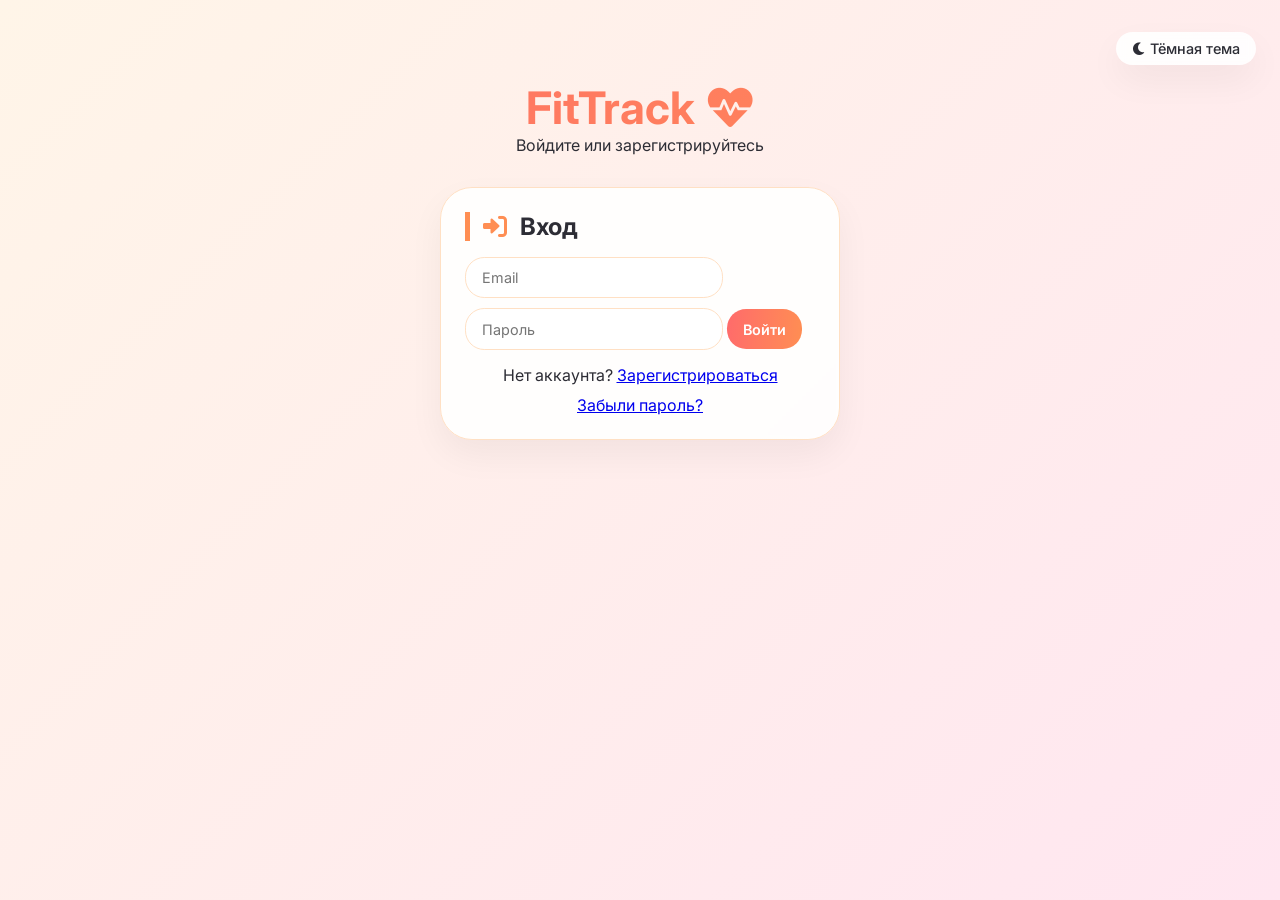
<file: login.html>
<!DOCTYPE html>
<html lang="ru">
<head>
    <meta charset="UTF-8">
    <meta name="viewport" content="width=device-width, initial-scale=1.0, user-scalable=yes">
    <title>FitTrack — вход</title>
    <link rel="stylesheet" href="style.css">
    <link href="https://fonts.googleapis.com/css2?family=Inter:opsz,wght@14..32,300;14..32,400;14..32,500;14..32,600;14..32,700&display=swap" rel="stylesheet">
    <link rel="stylesheet" href="https://cdnjs.cloudflare.com/ajax/libs/font-awesome/6.0.0-beta3/css/all.min.css">
</head>
<body>
<div class="container">
    <div class="top-bar">
        <!-- <button id="langToggleBtn" class="lang-btn"><i class="fas fa-globe"></i> English</button> -->
        <button id="themeToggleBtn" class="theme-toggle"><i class="fas fa-moon"></i> Тёмная тема</button>
    </div>
    <div class="header">
        <h1>FitTrack <i class="fas fa-heartbeat"></i></h1>
        <p id="authTitle">Войдите в свой аккаунт</p>
    </div>
    <div class="dashboard" style="grid-template-columns: 1fr; max-width: 400px; margin: 0 auto;">
        <div class="card">
            <h2 id="loginTitle"><i class="fas fa-sign-in-alt"></i> Вход</h2>
            <input type="email" id="loginEmail" placeholder="Email">
            <input type="password" id="loginPassword" placeholder="Пароль" style="margin-top: 10px;">
            <button id="loginBtn">Войти</button>
            <p style="margin-top: 15px; text-align: center;">
                <span id="noAccountText">Нет аккаунта?</span> <a href="register.html" id="registerLink">Зарегистрироваться</a>
            </p>
            <p style="margin-top: 10px; text-align: center;">
                <a href="#" id="forgotPasswordLink">Забыли пароль?</a>
            </p>
        </div>
    </div>
    <div id="recoverModal" class="modal">
        <div class="modal-content">
            <h3 id="recoverTitle">Восстановление пароля</h3>
            <p id="recoverDesc">Введите email, указанный при регистрации</p>
            <input type="email" id="recoverEmail" placeholder="Email">
            <div class="flex-btns">
                <button id="sendRecoverCode">Отправить код</button>
                <button id="closeModal">Отмена</button>
            </div>
        </div>
    </div>
</div>
<script src="script.js"></script>
</body>
</html>
</file>
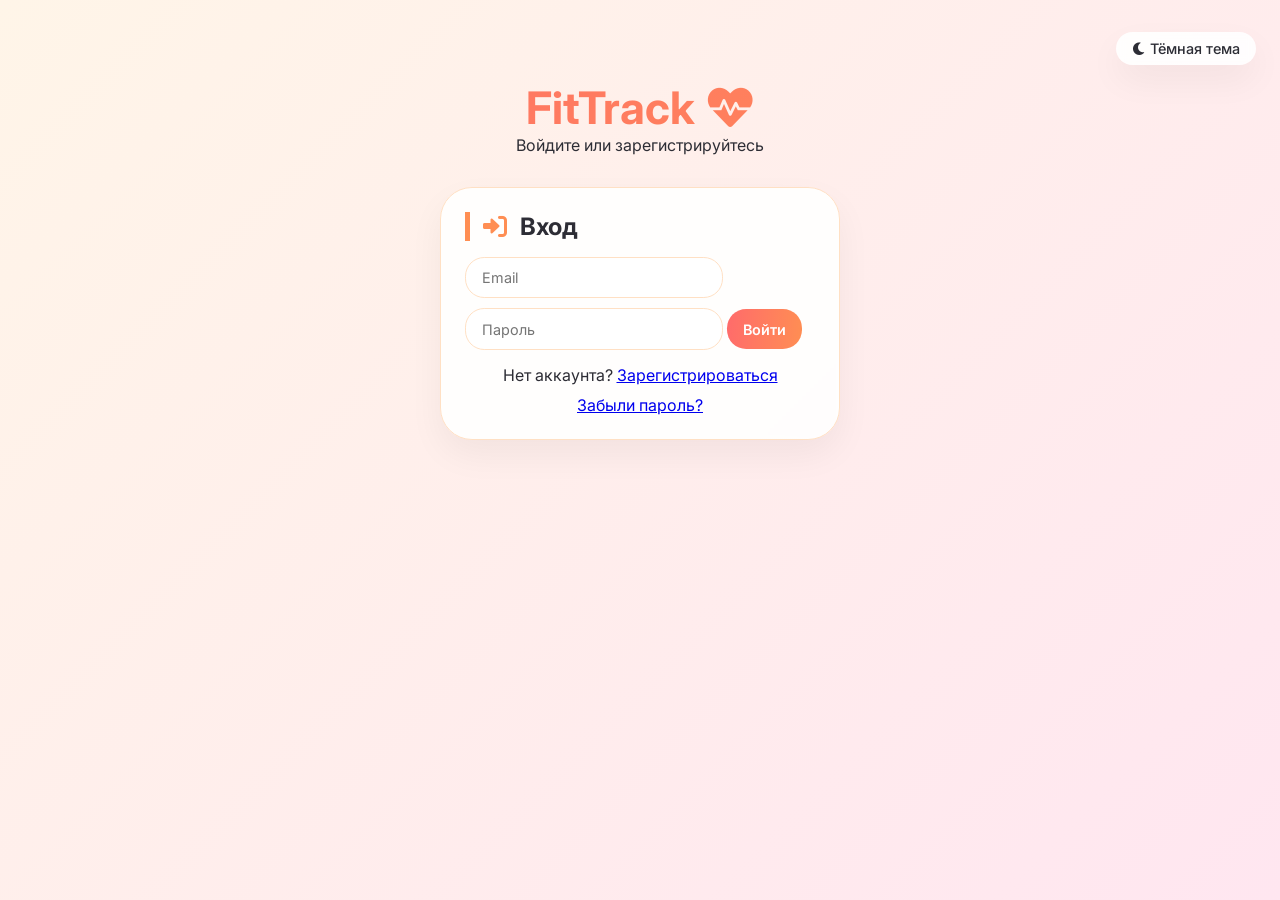
<file: profile.html>
<!DOCTYPE html>
<html lang="ru">
<head>
    <meta charset="UTF-8">
    <meta name="viewport" content="width=device-width, initial-scale=1.0, user-scalable=yes">
    <title>FitTrack — профиль</title>
    <link rel="stylesheet" href="style.css">
    <link href="https://fonts.googleapis.com/css2?family=Inter:opsz,wght@14..32,300;14..32,400;14..32,500;14..32,600;14..32,700&display=swap" rel="stylesheet">
    <link rel="stylesheet" href="https://cdnjs.cloudflare.com/ajax/libs/font-awesome/6.0.0-beta3/css/all.min.css">
</head>
<body>
<div class="app-layout">
    <aside class="sidebar">
        <div class="sidebar-header"><h3>FitTrack</h3></div>
        <nav class="sidebar-nav">
            <a href="index.html" class="sidebar-btn" id="navMain"><i class="fas fa-home"></i> Главная</a>
            <a href="workouts.html" class="sidebar-btn" id="navWorkouts"><i class="fas fa-dumbbell"></i> Тренировки</a>
            <a href="profile.html" class="sidebar-btn active" id="navProfile"><i class="fas fa-user"></i> Профиль</a>
            <a href="settings.html" class="sidebar-btn" id="navSettings"><i class="fas fa-cog"></i> Настройки</a>
            <a href="report.html" class="sidebar-btn" id="navReport"><i class="fas fa-chart-bar"></i> Отчёт</a>
            <button id="logoutBtn" class="sidebar-btn logout-btn"><i class="fas fa-sign-out-alt"></i> Выйти</button>
        </nav>
    </aside>
    <main class="main-content">
        <div class="top-bar">
            <!-- <button id="langToggleBtn" class="lang-btn"><i class="fas fa-globe"></i> English</button> -->
            <button id="themeToggleBtn" class="theme-toggle"><i class="fas fa-moon"></i> Тёмная тема</button>
        </div>
        <div class="header">
            <h1 id="editProfileTitle">Редактирование профиля</h1>
        </div>
        <div class="card" style="max-width: 500px; margin: 0 auto;">
            <h2 id="personalDataTitle"><i class="fas fa-id-card"></i> Личные данные</h2>
            <div class="form-group">
                <label>Имя</label>
                <input type="text" id="editName" placeholder="Ваше имя">
            </div>
            <div class="form-group">
                <label>Email</label>
                <input type="email" id="editEmail" placeholder="Email" disabled>
                <small id="emailCannotChange">Email нельзя изменить</small>
            </div>
            <div class="form-group">
                <label id="heightLabel">Рост (см)</label>
                <input type="number" id="editHeight" placeholder="Например: 175" min="0">
            </div>
            <div class="form-group">
                <label id="weightLabel">Вес (кг)</label>
                <input type="number" id="editWeight" placeholder="Например: 70" min="0">
            </div>
            <div class="flex-btns" style="margin-top: 20px;">
                <button id="saveProfileBtn">Сохранить изменения</button>
                <a href="index.html" class="btn-outline" id="cancelProfileBtn">Отмена</a>
            </div>
        </div>
    </main>
</div>
<script src="script.js"></script>
</body>
</html>
</file>
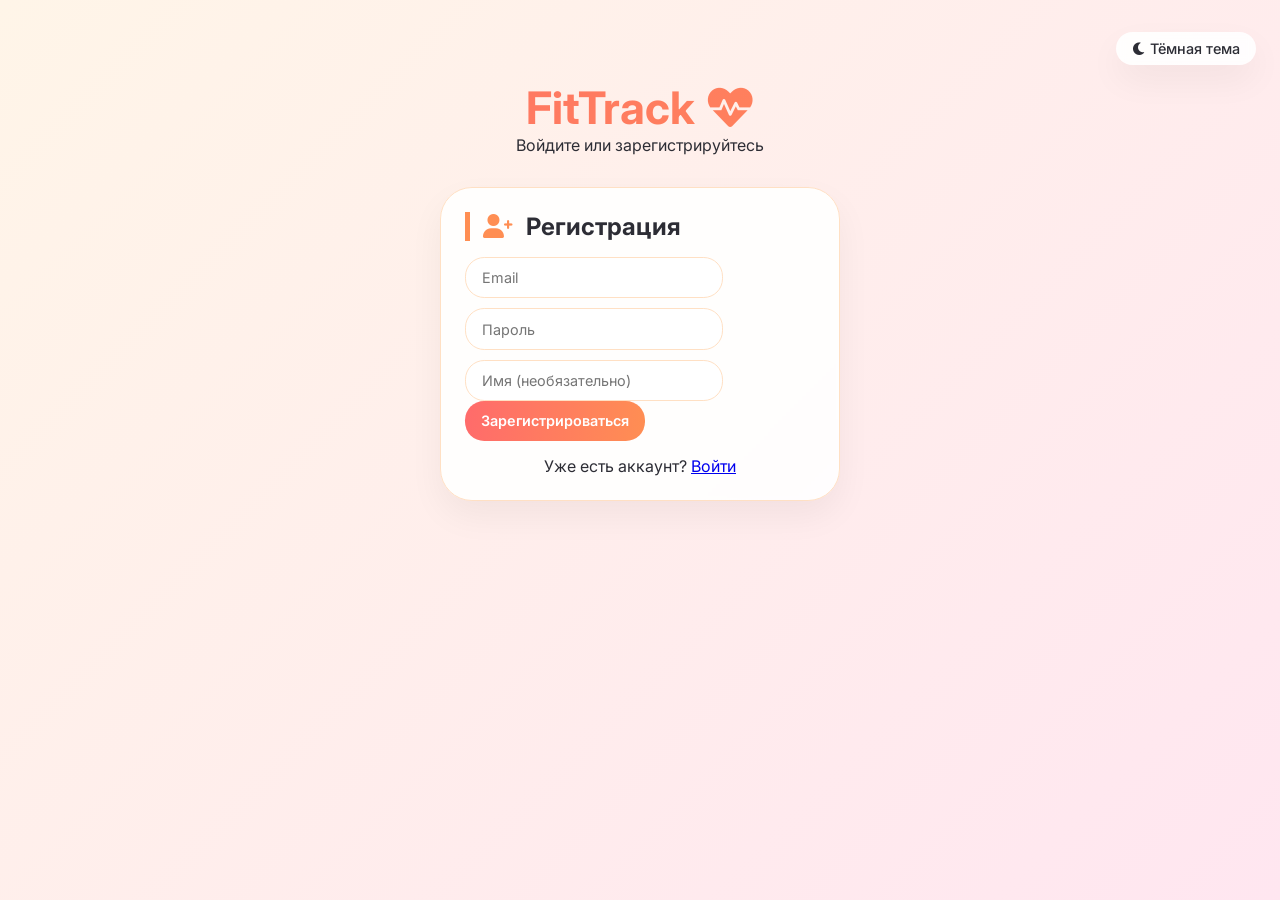
<file: register.html>
<!DOCTYPE html>
<html lang="ru">
<head>
    <meta charset="UTF-8">
    <meta name="viewport" content="width=device-width, initial-scale=1.0, user-scalable=yes">
    <title>FitTrack — регистрация</title>
    <link rel="stylesheet" href="style.css">
    <link href="https://fonts.googleapis.com/css2?family=Inter:opsz,wght@14..32,300;14..32,400;14..32,500;14..32,600;14..32,700&display=swap" rel="stylesheet">
    <link rel="stylesheet" href="https://cdnjs.cloudflare.com/ajax/libs/font-awesome/6.0.0-beta3/css/all.min.css">
</head>
<body>
<div class="container">
    <div class="top-bar">
        <!-- <button id="langToggleBtn" class="lang-btn"><i class="fas fa-globe"></i> English</button> -->
        <button id="themeToggleBtn" class="theme-toggle"><i class="fas fa-moon"></i> Тёмная тема</button>
    </div>
    <div class="header">
        <h1>FitTrack <i class="fas fa-heartbeat"></i></h1>
        <p id="authTitle">Создайте новый аккаунт</p>
    </div>
    <div class="dashboard" style="grid-template-columns: 1fr; max-width: 400px; margin: 0 auto;">
        <div class="card">
            <h2 id="registerTitle"><i class="fas fa-user-plus"></i> Регистрация</h2>
            <input type="email" id="regEmail" placeholder="Email">
            <input type="password" id="regPassword" placeholder="Пароль" style="margin-top: 10px;">
            <input type="text" id="regName" placeholder="Имя (необязательно)" style="margin-top: 10px;">
            <button id="registerBtn">Зарегистрироваться</button>
            <p style="margin-top: 15px; text-align: center;">
                <span id="haveAccountText">Уже есть аккаунт?</span> <a href="login.html" id="loginLink">Войти</a>
            </p>
        </div>
    </div>
</div>
<script src="script.js"></script>
</body>
</html>
</file>
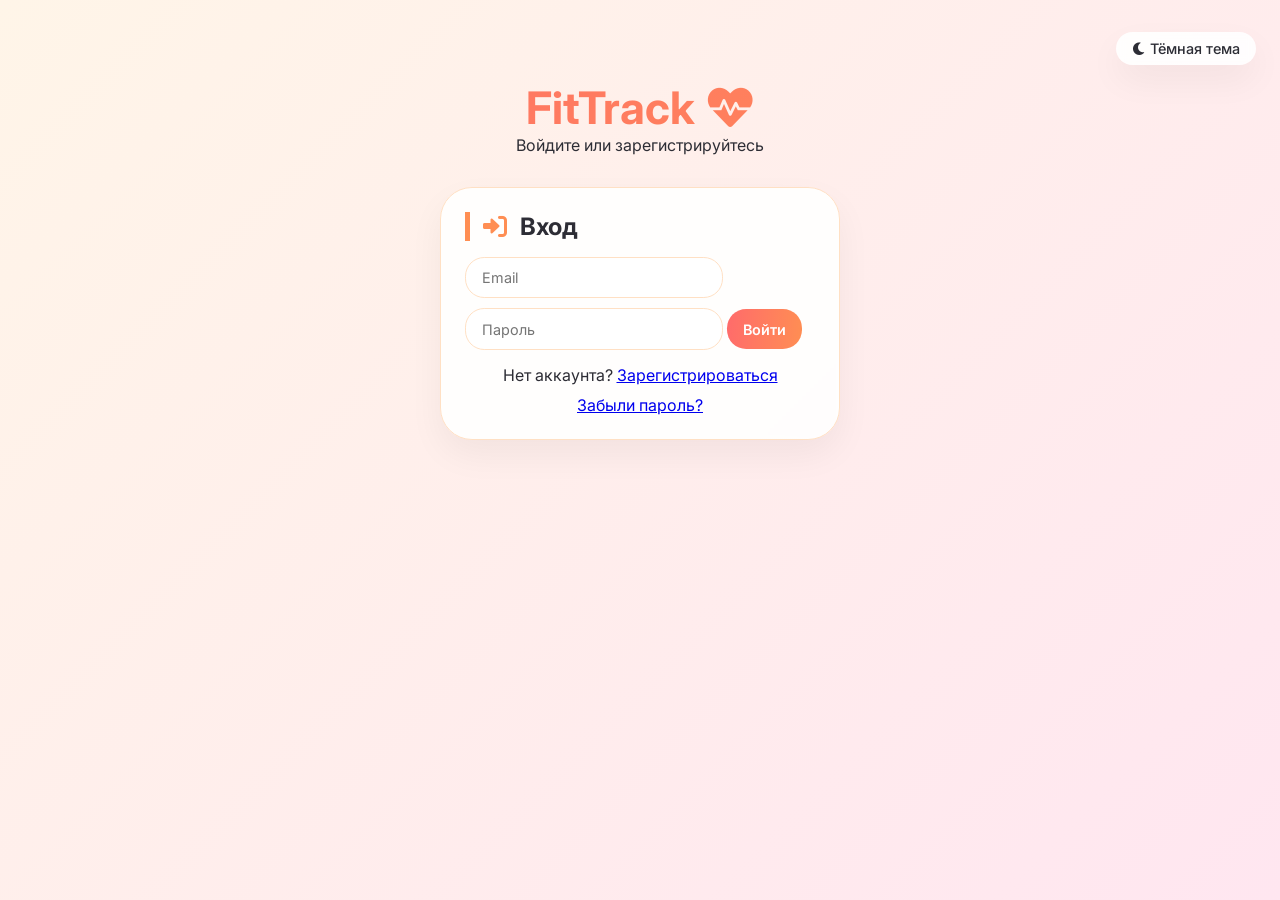
<file: settings.html>
<!DOCTYPE html>
<html lang="ru">
<head>
    <meta charset="UTF-8">
    <meta name="viewport" content="width=device-width, initial-scale=1.0, user-scalable=yes">
    <title>FitTrack — настройки</title>
    <link rel="stylesheet" href="style.css">
    <link href="https://fonts.googleapis.com/css2?family=Inter:opsz,wght@14..32,300;14..32,400;14..32,500;14..32,600;14..32,700&display=swap" rel="stylesheet">
    <link rel="stylesheet" href="https://cdnjs.cloudflare.com/ajax/libs/font-awesome/6.0.0-beta3/css/all.min.css">
</head>
<body>
<div class="app-layout">
    <aside class="sidebar">
        <div class="sidebar-header"><h3>FitTrack</h3></div>
        <nav class="sidebar-nav">
            <a href="index.html" class="sidebar-btn" id="navMain"><i class="fas fa-home"></i> Главная</a>
            <a href="workouts.html" class="sidebar-btn" id="navWorkouts"><i class="fas fa-dumbbell"></i> Тренировки</a>
            <a href="profile.html" class="sidebar-btn" id="navProfile"><i class="fas fa-user"></i> Профиль</a>
            <a href="settings.html" class="sidebar-btn active" id="navSettings"><i class="fas fa-cog"></i> Настройки</a>
            <a href="report.html" class="sidebar-btn" id="navReport"><i class="fas fa-chart-bar"></i> Отчёт</a>
            <button id="logoutBtn" class="sidebar-btn logout-btn"><i class="fas fa-sign-out-alt"></i> Выйти</button>
        </nav>
    </aside>
    <main class="main-content">
        <div class="top-bar">
            <!-- <button id="langToggleBtn" class="lang-btn"><i class="fas fa-globe"></i> English</button> -->
            <button id="themeToggleBtn" class="theme-toggle"><i class="fas fa-moon"></i> Тёмная тема</button>
        </div>
        <div class="header">
            <h1>Настройки</h1>
        </div>
        <div class="card" style="max-width: 500px; margin: 0 auto;">
            <h2 id="notificationsSettingsTitle"><i class="fas fa-bell"></i> Push-уведомления</h2>
            <div class="form-group">
                <label style="display: flex; align-items: center; gap: 10px; cursor: pointer;">
                    <input type="checkbox" id="notificationsToggle"> <span id="notificationsLabel">Включить уведомления</span>
                </label>
                <small id="notificationsSmall">Разрешите браузеру показывать уведомления</small>
            </div>
            <div id="timeSettings" style="display: none;">
                <div class="form-group">
                    <label id="reminderTimeLabel">Время напоминания</label>
                    <div style="display: flex; gap: 10px; align-items: center;">
                        <select id="reminderHour" style="width: 80px;"><option value="0">00</option><option value="1">01</option><option value="2">02</option><option value="3">03</option><option value="4">04</option><option value="5">05</option><option value="6">06</option><option value="7">07</option><option value="8">08</option><option value="9">09</option><option value="10">10</option><option value="11">11</option><option value="12">12</option><option value="13">13</option><option value="14">14</option><option value="15">15</option><option value="16">16</option><option value="17">17</option><option value="18">18</option><option value="19">19</option><option value="20">20</option><option value="21">21</option><option value="22">22</option><option value="23">23</option></select>
                        <span>:</span>
                        <select id="reminderMinute" style="width: 80px;"><option value="0">00</option><option value="5">05</option><option value="10">10</option><option value="15">15</option><option value="20">20</option><option value="25">25</option><option value="30">30</option><option value="35">35</option><option value="40">40</option><option value="45">45</option><option value="50">50</option><option value="55">55</option></select>
                    </div>
                    <small id="reminderSmall">Ежедневное напоминание о тренировках на сегодня</small>
                </div>
                <div class="form-group">
                    <button id="testNotificationBtn" class="btn-outline" style="width: 100%;">
                        <i class="fas fa-bell"></i> <span id="testNotificationText">Тестовое уведомление</span>
                    </button>
                </div>
            </div>
            <hr style="margin: 20px 0;">
            <h2 id="dangerZoneTitle"><i class="fas fa-exclamation-triangle"></i> Опасная зона</h2>
            <button id="deleteAccountSettingsBtn" class="btn-outline" style="background: #ff6b6b20; color:#ff6b6b; width: 100%;">
                <i class="fas fa-trash"></i> Удалить аккаунт
            </button>
            <small id="deleteAccountWarning" style="display: block; margin-top: 10px;">Это действие необратимо. Все ваши данные будут удалены.</small>
        </div>
    </main>
</div>
<script src="script.js"></script>
</body>
</html>
</file>
<file: style.css>
* {
    margin: 0;
    padding: 0;
    box-sizing: border-box;
    font-family: 'Inter', sans-serif;
    transition: background-color 0.3s, color 0.2s;
}

:root {
    --bg-gradient: linear-gradient(135deg, #fff5e8 0%, #ffe6f0 100%);
    --card-bg: rgba(255, 255, 255, 0.9);
    --text-primary: #2d2d35;
    --text-secondary: #5a5a5a;
    --border-light: #ffe0c4;
    --accent: #FF8E53;
    --accent-dark: #FF6B6B;
    --table-header: #fef5e8;
    --input-bg: white;
    --shadow: 0 15px 35px rgba(0, 0, 0, 0.05);
}

body.dark {
    --bg-gradient: linear-gradient(135deg, #1e2a2e 0%, #2c1a2c 100%);
    --card-bg: rgba(30, 35, 40, 0.9);
    --text-primary: #f0f0f0;
    --text-secondary: #bbbbbb;
    --border-light: #4a3b2c;
    --accent: #ff9f4a;
    --accent-dark: #ff7b3a;
    --table-header: #2a2a2a;
    --input-bg: #2c2c2c;
    --shadow: 0 15px 35px rgba(0, 0, 0, 0.3);
}

body {
    background: var(--bg-gradient);
    padding: 2rem 1.5rem;
    min-height: 100vh;
    color: var(--text-primary);
}

.container {
    max-width: 1400px;
    margin: 0 auto;
}

.app-layout {
    display: flex;
    min-height: 100vh;
}

.sidebar {
    width: 260px;
    background: var(--card-bg);
    backdrop-filter: blur(4px);
    border-right: 1px solid var(--border-light);
    padding: 1.5rem;
    position: sticky;
    top: 0;
    height: 100vh;
    overflow-y: auto;
}

.sidebar-header h3 {
    font-size: 1.5rem;
    margin-bottom: 2rem;
    color: var(--accent);
}

.sidebar-nav {
    display: flex;
    flex-direction: column;
    gap: 0.5rem;
}

.sidebar-btn {
    background: transparent;
    border: none;
    padding: 0.75rem 1rem;
    text-align: left;
    font-size: 1rem;
    color: var(--text-primary);
    cursor: pointer;
    border-radius: 0.5rem;
    transition: all 0.2s;
    text-decoration: none;
    display: block;
}

.sidebar-btn i {
    margin-right: 12px;
    width: 20px;
}

.sidebar-btn:hover, .sidebar-btn.active {
    background: var(--accent);
    color: white;
}

.logout-btn {
    margin-top: 2rem;
    color: var(--accent-dark);
}

.main-content {
    flex: 1;
    padding: 1.5rem;
}

.top-bar {
    display: flex;
    justify-content: flex-end;
    gap: 1rem;
    margin-bottom: 1rem;
}

.theme-toggle, .logout-btn, .lang-btn {
    background: var(--card-bg);
    border: none;
    border-radius: 2rem;
    padding: 0.5rem 1rem;
    cursor: pointer;
    color: var(--text-primary);
    font-weight: 500;
    backdrop-filter: blur(4px);
    box-shadow: var(--shadow);
}

.header {
    text-align: center;
    margin-bottom: 2rem;
}

.header h1 {
    font-size: 2.8rem;
    background: linear-gradient(120deg, var(--accent-dark), var(--accent));
    background-clip: text;
    -webkit-background-clip: text;
    color: transparent;
}

.dashboard {
    display: grid;
    grid-template-columns: repeat(auto-fit, minmax(340px, 1fr));
    gap: 1.8rem;
    margin-bottom: 2rem;
}

.card {
    background: var(--card-bg);
    backdrop-filter: blur(2px);
    border-radius: 2rem;
    padding: 1.5rem;
    box-shadow: var(--shadow);
    border: 1px solid var(--border-light);
}

.card h2 {
    font-size: 1.5rem;
    margin-bottom: 1rem;
    color: var(--text-primary);
    border-left: 5px solid var(--accent);
    padding-left: 0.8rem;
}

.card h2 i {
    margin-right: 8px;
    color: var(--accent);
}

input, select, button {
    padding: 0.7rem 1rem;
    border-radius: 1.2rem;
    border: 1px solid var(--border-light);
    background: var(--input-bg);
    color: var(--text-primary);
    font-size: 0.9rem;
}

button {
    background: linear-gradient(95deg, var(--accent-dark), var(--accent));
    color: white;
    font-weight: 600;
    border: none;
    cursor: pointer;
}

.btn-outline {
    background: transparent;
    border: 1px solid var(--accent);
    color: var(--accent);
}

.btn-pdf {
    background: #e74c3c;
    color: white;
    border: none;
    padding: 0.75rem 1.5rem;
    border-radius: 2rem;
    font-size: 1rem;
    cursor: pointer;
    transition: all 0.2s;
}

.btn-pdf:hover {
    background: #c0392b;
    transform: scale(1.02);
}

.btn-small {
    padding: 0.3rem 0.8rem;
    font-size: 0.8rem;
}

table {
    width: 100%;
    border-collapse: collapse;
}

th, td {
    padding: 0.6rem 0.4rem;
    border-bottom: 1px solid var(--border-light);
    text-align: left;
}

th {
    background: var(--table-header);
}

.calendar-grid {
    display: grid;
    grid-template-columns: repeat(7, 1fr);
    gap: 4px;
    text-align: center;
    margin-top: 10px;
}

.cal-day {
    padding: 8px 4px;
    border-radius: 30px;
    cursor: pointer;
    background: var(--input-bg);
}

.cal-day.has-workout {
    background: var(--accent);
    color: white;
    font-weight: bold;
}

.reminder-box {
    background: rgba(255, 142, 83, 0.15);
    border-radius: 1.2rem;
    padding: 0.8rem;
    margin-top: 1rem;
}

canvas {
    max-height: 250px;
    width: 100%;
}

.modal {
    display: none;
    position: fixed;
    top: 0;
    left: 0;
    width: 100%;
    height: 100%;
    background: rgba(0, 0, 0, 0.5);
    align-items: center;
    justify-content: center;
    z-index: 1000;
}

.modal-content {
    background: var(--card-bg);
    border-radius: 2rem;
    padding: 2rem;
    max-width: 400px;
    width: 90%;
}

.flex-btns {
    display: flex;
    gap: 1rem;
    margin-top: 1rem;
}

.form-group {
    margin-bottom: 1.2rem;
}

.form-group label {
    display: block;
    margin-bottom: 0.5rem;
    font-weight: 500;
    color: var(--text-primary);
}

.form-group input {
    width: 100%;
}

.stat-card {
    background: var(--card-bg);
    border-radius: 1rem;
    padding: 1rem;
    text-align: center;
    flex: 1;
    min-width: 150px;
    box-shadow: var(--shadow);
}

.stat-card i {
    font-size: 1.5rem;
    color: var(--accent);
    margin-bottom: 0.5rem;
    display: block;
}

.report-container {
    background: transparent;
}

@media (max-width: 768px) {
    .app-layout {
        flex-direction: column;
    }
    .sidebar {
        width: 100%;
        height: auto;
        position: static;
        border-right: none;
        border-bottom: 1px solid var(--border-light);
        padding: 1rem;
    }
    .sidebar-nav {
        flex-direction: row;
        flex-wrap: wrap;
    }
    .sidebar-btn {
        flex: 1;
        text-align: center;
    }
    .logout-btn {
        margin-top: 0;
    }
    body {
        padding: 1rem;
    }
    .dashboard {
        grid-template-columns: 1fr;
    }
}
</file>
